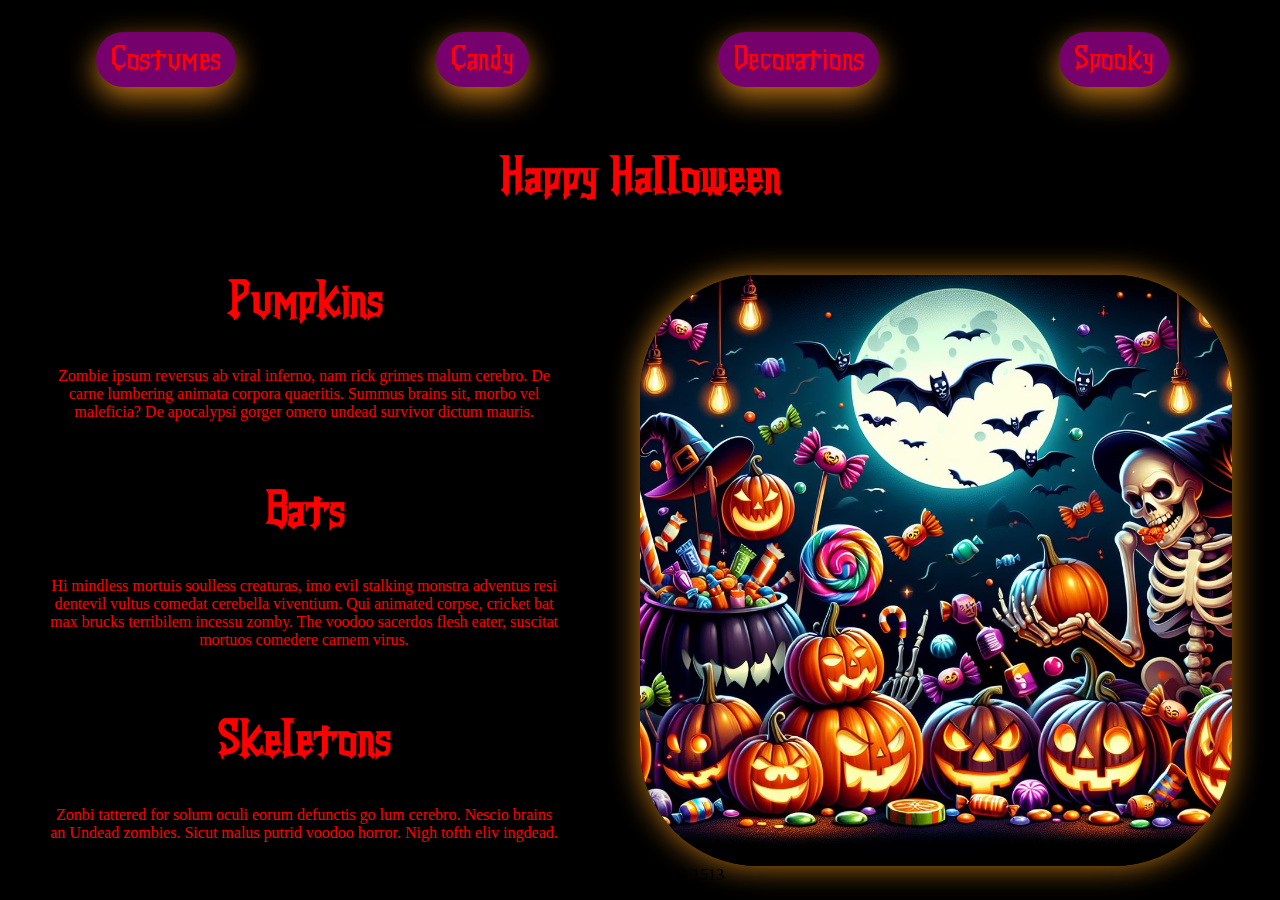
<file: halloween/halloween/index.html>
<!DOCTYPE html>
<html lang="en">

<head>
    <meta charset="UTF-8">
    <meta name="viewport" content="width=device-width, initial-scale=1.0">
    <title>Document</title>
    <link rel="stylesheet" href="styles/styles.css">
</head>

<body>
    <div id="wrapper">
        <header>
            <nav>
                <ul>
                    <li>Costumes</li>
                    <li>Candy</li>
                    <li>Decorations</li>
                    <li>Spooky</li>
                </ul>
            </nav>
        </header>
        <main>
            <h1>Happy Halloween</h1>
            <img src="images/halloween.png">
            <section>
                <h2>Pumpkins</h2>
                <p>Zombie ipsum reversus ab viral inferno, nam rick grimes
                    malum cerebro. De carne lumbering animata corpora quaeritis.
                    Summus brains sit​​, morbo vel maleficia? De apocalypsi gorger
                    omero undead survivor dictum mauris. </p>
            </section>
            <section>
                <h2>Bats</h2>
                <p>Hi mindless mortuis soulless
                    creaturas, imo evil stalking monstra adventus resi dentevil vultus
                    comedat cerebella viventium. Qui animated corpse, cricket bat max
                    brucks terribilem incessu zomby. The voodoo sacerdos flesh eater,
                    suscitat mortuos comedere carnem virus.</p>
            </section>
            <section>
                <h2>Skeletons</h2>
                <p>Zonbi tattered for solum oculi
                    eorum defunctis go lum cerebro. Nescio brains an Undead zombies. Sicut
                    malus putrid voodoo horror. Nigh tofth eliv ingdead.</p>
            </section>
        </main>
        <footer>
            Happy Halloween &copy; 1513
        </footer>
    </div>
</body>

</html>
</file>
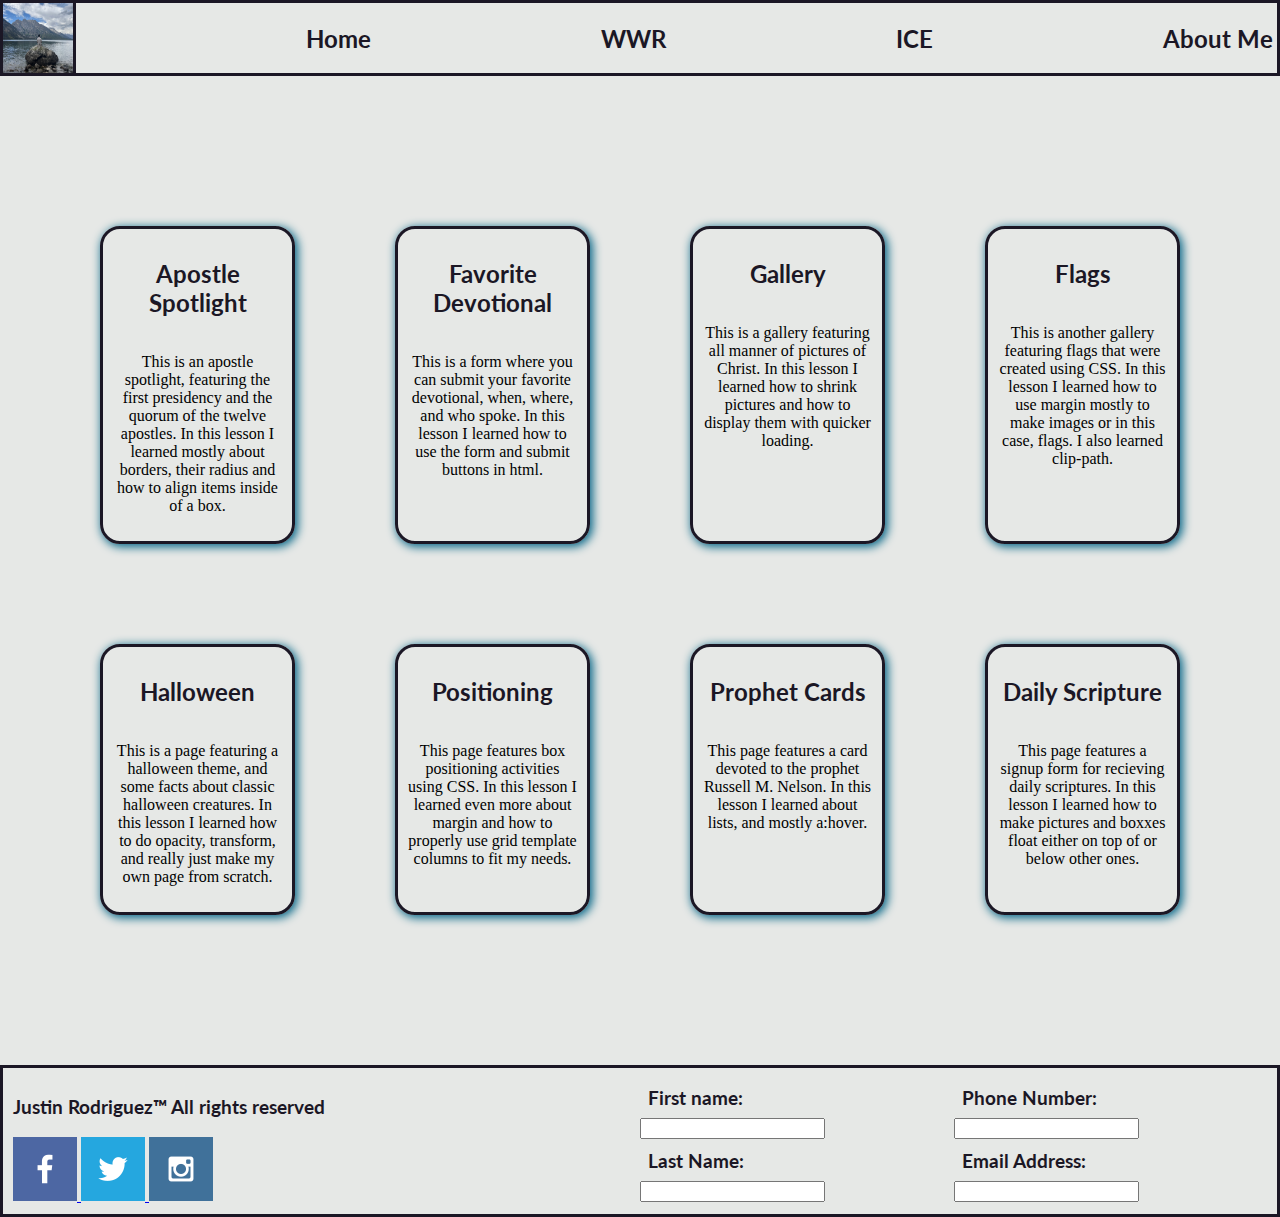
<file: icepage.html>
<!DOCTYPE html>
<html lang="en">

<head>
    <meta charset="UTF-8">
    <meta name="viewport" content="width=device-width, initial-scale=1.0">
    <title>ICE Challenges</title>
    <link rel="stylesheet" href="styles/portal.css">
    <style>
        @import url('https://fonts.googleapis.com/css2?family=Lato:ital,wght@0,100;0,300;0,400;0,700;0,900;1,100;1,300;1,400;1,700;1,900&display=swap');
        @import url('https://fonts.googleapis.com/css2?family=Montserrat:ital,wght@0,100..900;1,100..900&family=Raleway:ital,wght@0,100..900;1,100..900&display=swap');
    </style>
</head>

<body class="icebody">
    <header>
        <nav id="navigation">
            <img id="logo" src="images/pfp.jpeg" alt="logo of me">
            <a href="index.html">
                <h2>Home</h2>
            </a>
            <a href="">
                <h2>WWR</h2>
            </a>
            <a href="icepage.html">
                <h2>ICE</h2>
            </a>
            <a href="">
                <h2>About Me</h2>
            </a>
        </nav>
    </header>
    <main class="icemain">
        <div id="apostle_spotlight">
            <a href="apostle_spotlight/apostle_spotlight/apostles.html" target="_blank">
                <h2>Apostle Spotlight</h2>
            </a>
            <p>This is an apostle spotlight, featuring the first presidency and the quorum of the twelve apostles. 
                In this lesson I learned mostly about borders, their radius and how to align items inside of a box.</p>
        </div>
        <div id="favorite_devo">
            <a href="favorite_devo/favorite_devo/favdevo.html" target="_blank">
                <h2>Favorite Devotional</h2>
            </a>
            <p>This is a form where you can submit your favorite devotional, when, where, and who spoke. In this lesson
                I learned how to use the form and submit buttons in html.
            </p>
        </div>
        <div id="gallery">
            <a href="gallery/gallery/gallery.html" target="_blank">
                <h2>Gallery</h2>
            </a>
            <p>This is a gallery featuring all manner of pictures of Christ. In this lesson I learned how to shrink pictures
                and how to display them with quicker loading.
            </p>
        </div>
        <div id="grid_flags">
            <a href="grid_flags/grid_flags/flags.html" target="_blank">
                <h2>Flags</h2>
            </a>
            <p>This is another gallery featuring flags that were created using CSS. In this lesson I learned how to use
                margin mostly to make images or in this case, flags. I also learned clip-path.
            </p>
        </div>
        <div id="halloween">
            <a href="halloween/halloween/index.html" target="_blank">
                <h2>Halloween</h2>
            </a>
            <p>This is a page featuring a halloween theme, and some facts about classic halloween creatures. In this lesson
                I learned how to do opacity, transform, and really just make my own page from scratch.
            </p>
        </div>
        <div id="positioning">
            <a href="positioning/positioning/positioning.html" target="_blank">
                <h2>Positioning</h2>
            </a>
            <p>This page features box positioning activities using CSS. In this lesson I learned even more about margin
                and how to properly use grid template columns to fit my needs.
            </p>
        </div>
        <div id="prophet_cards">
            <a href="prophet_cards/prophet_cards/nelson.html" target="_blank">
                <h2>Prophet Cards</h2>
            </a>
            <p>This page features a card devoted to the prophet Russell M. Nelson. In this lesson I learned about lists, 
                and mostly a:hover.
            </p>
        </div>
        <div id="signup">
            <a href="signup/signup/signup.html" target="_blank">
                <h2>Daily Scripture</h2>
            </a>
            <p>This page features a signup form for recieving daily scriptures. In this lesson I learned how to make
                pictures and boxxes float either on top of or below other ones.
            </p>
        </div>
    </main>

    <footer>
        <div class="contact">
            <div>
                <label for="phone">
                    <h3>First name:</h3>
                </label>
                <input type="text" name="phone" id="phone">
            </div>
            <div>
                <label for="email">
                    <h3>Phone Number:</h3>
                </label>
                <input type="text" name="email" id="email">
            </div>
            <div>
                <label for="fname">
                    <h3>Last Name:</h3>
                </label>
                <input type="text" name="fname" id="fname">
            </div>
            <div>
                <label for="lname">
                    <h3>Email Address:</h3>
                </label>
                <input type="text" name="lname" id="lname">
            </div>
        </div>
        <div class="social">
            <h3>Justin Rodriguez™ All rights reserved</h3>
            <a href="https://facebook.com" target="_blank">
                <img src="images/facebook.png" alt="fb icon">
            </a>
            <a href="https://twitter.com" target="_blank">
                <img src="images/twitter.png" alt="twitter icon">
            </a>
            <a href="https://instagram.com" target="_blank">
                <img src="images/instagram.png" alt="instagram icon">
            </a>
        </div>
    </footer>
</body>

</html>
</file>
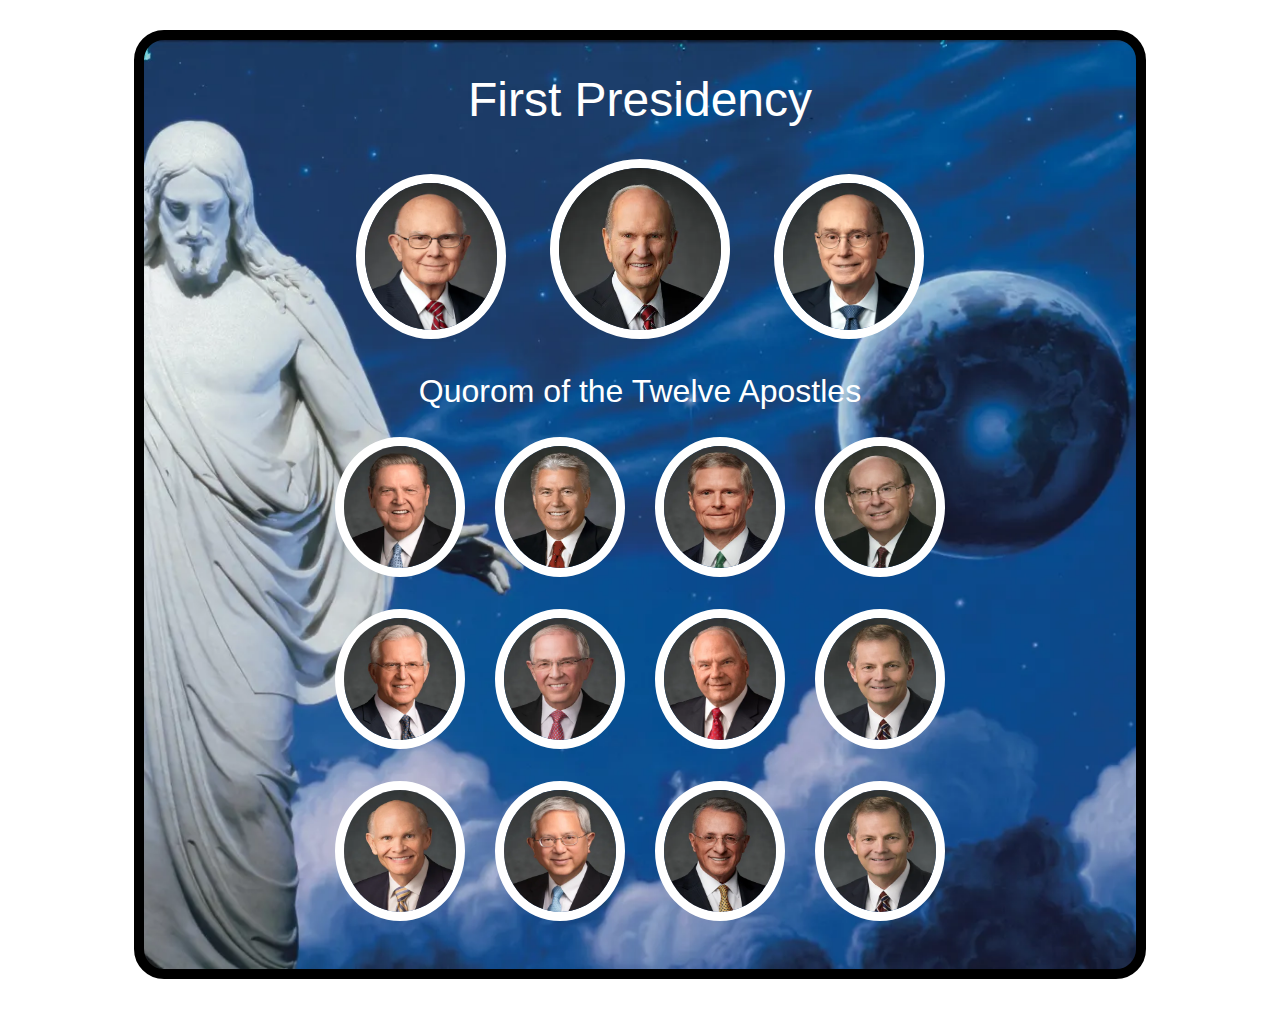
<file: apostle_spotlight/apostle_spotlight/apostles.html>
<!DOCTYPE html>
<html lang="en">
<head>
    <meta charset="UTF-8">
    <meta name="viewport" content="width=device-width, initial-scale=1.0">
    <title>Apostles Spotlights</title>
    <link rel="stylesheet" href="apostles.css">
    <style>
        /* style */
    </style>
</head>
<body>
    <div id="apostles-box">
        <h1>First Presidency</h1>
        <div id="first-presidency-box">
            <img class="medium-image" src="images/oaks.webp" alt="">
            <img class="large-image" src="images/nelson.webp" alt="">
            <img class="medium-image" src="images/eyring.webp" alt="">
        </div>
        <h2>Quorom of the Twelve Apostles</h2>
        <div id="quorum-twelve-box">
            <img class="small-image" src="images/holland.webp" alt="">
            <img class="small-image" src="images/uchtdorf.webp" alt="">
            <img class="small-image" src="images/bednar.webp" alt="">
            <img class="small-image" src="images/cook.webp" alt="">
            <img class="small-image" src="images/christofferson.webp" alt="">
            <img class="small-image" src="images/anderson.webp" alt="">
            <img class="small-image" src="images/rasband.webp" alt="">
            <img class="small-image" src="images/stevenson.webp" alt="">
            <img class="small-image" src="images/renlund.webp" alt="">
            <img class="small-image" src="images/gong.webp" alt="">
            <img class="small-image" src="images/soares.webp" alt="">
            <img class="small-image" src="images/stevenson.webp" alt="">
        </div>
    </div>
</body>
</html>
</file>
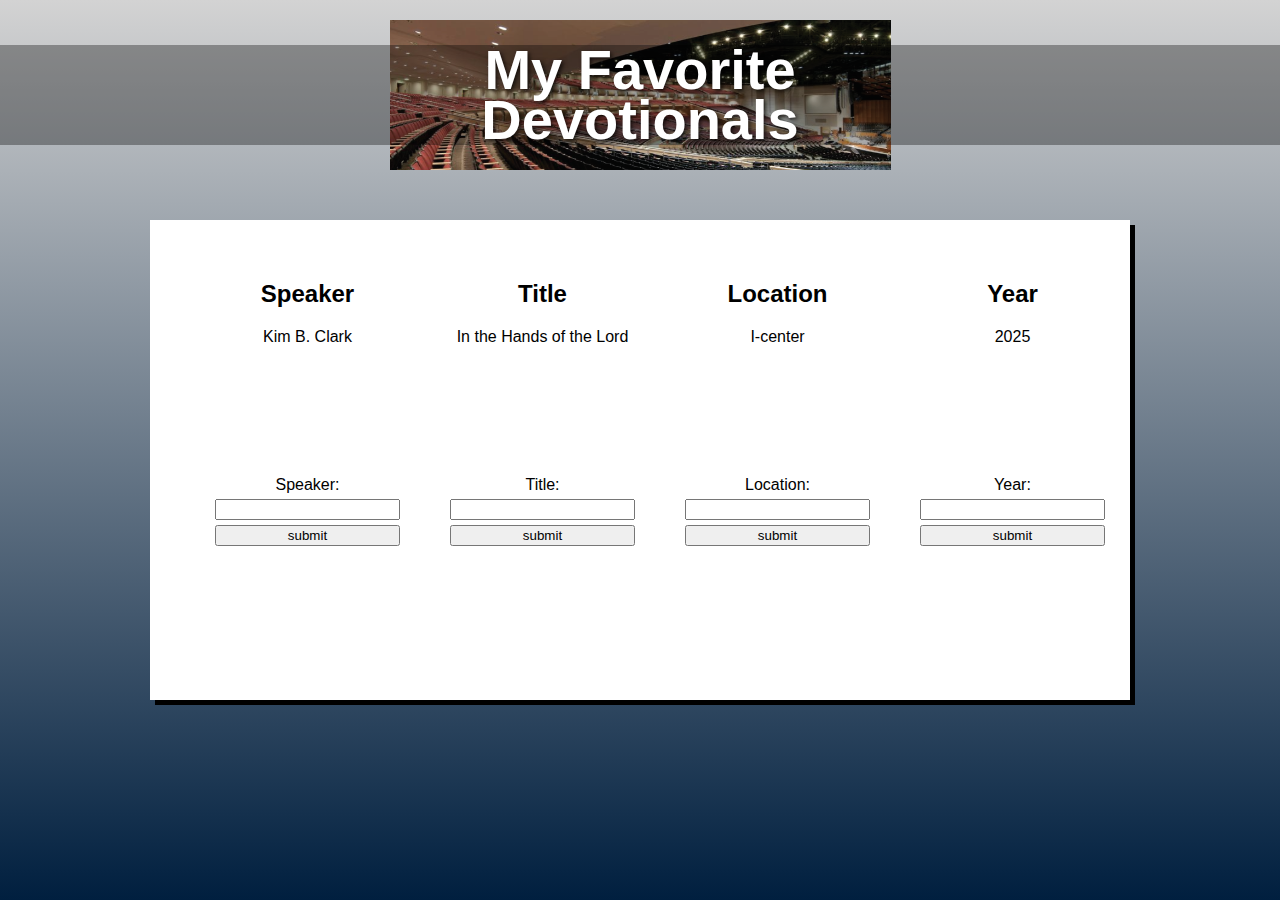
<file: favorite_devo/favorite_devo/favdevo.html>
<!DOCTYPE html>
<html lang="en">

<head>
  <meta charset="UTF-8" />
  <meta name="viewport" content="width=device-width, initial-scale=1.0" />
  <title>My Favorite Devotionals</title>
  <link rel="stylesheet" href="styles/styles.css" />
</head>

<body>
  <div class="container">
    <header class="header">
      <div class="header-image">
        <h1>My Favorite<br>Devotionals</h1>
      </div>
    </header>
    <main>
      <form class="content-box">
        <section>
          <h2>Speaker</h2>
          <p>Kim B. Clark</p>
        </section>
        <section>
          <h2>Title</h2>
          <p>In the Hands of the Lord</p>
        </section>
        <section>
          <h2>Location</h2>
          <p>I-center</p>
        </section>
        <section>
          <h2>Year</h2>
          <p>2025</p>
        </section>

        <div id="speaker">
          <label for="speaker">Speaker:</label>
          <input type="text">
          <button>submit</button>
        </div>

        <div id="title">
          <label for="speaker">Title:</label>
          <input type="text">
          <button>submit</button>
        </div>

        <div id="location">
          <label for="speaker">Location:</label>
          <input type="text">
          <button>submit</button>
        </div>

        <div id="year">
          <label for="speaker">Year:</label>
          <input type="text">
          <button>submit</button>
        </div>
      </form>
    </main>
  </div>
</body>

</html>
</file>
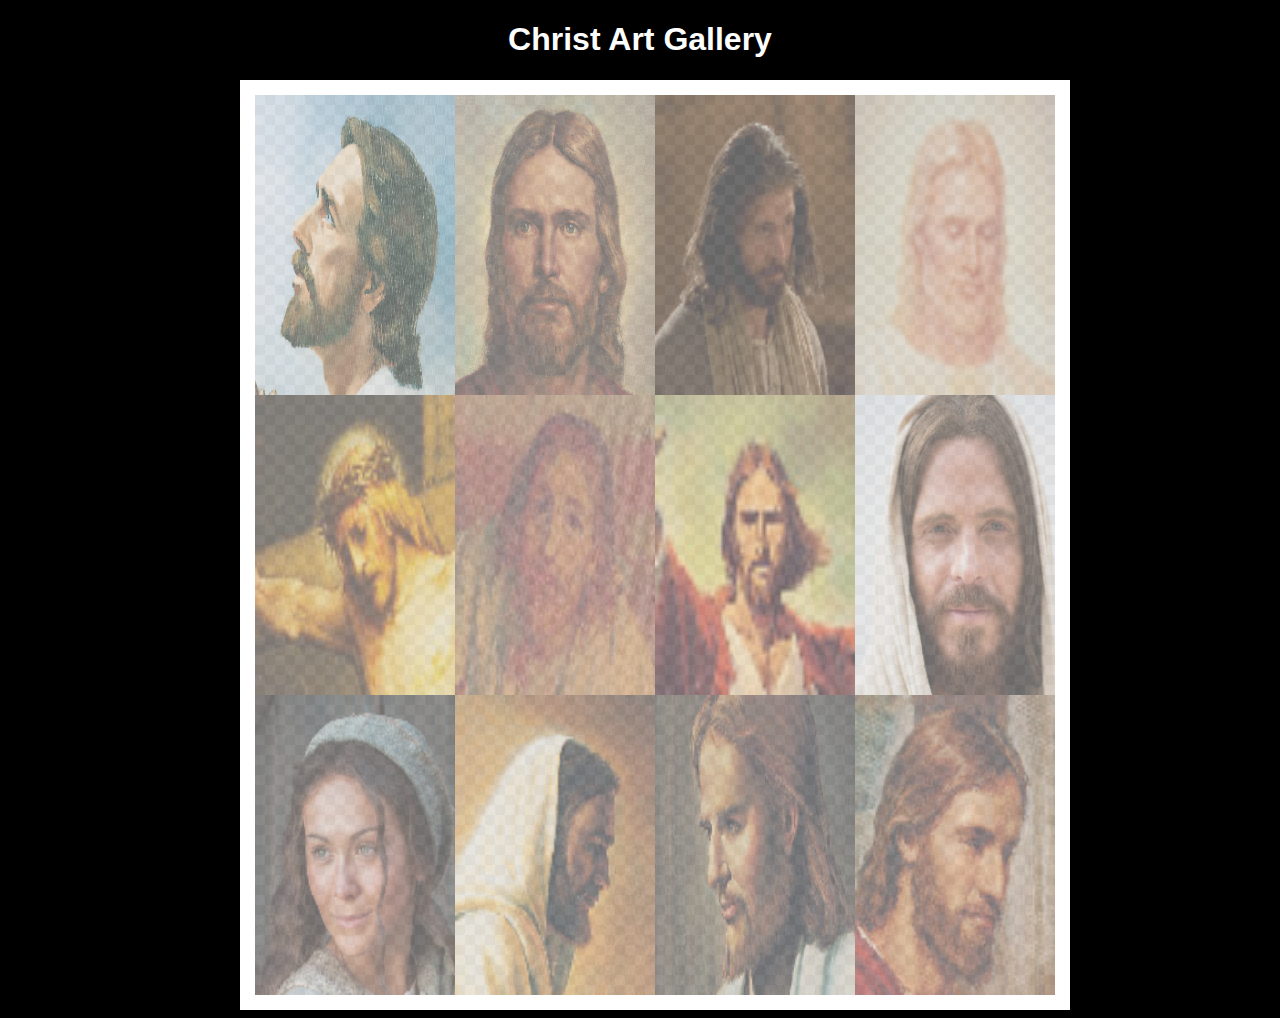
<file: gallery/gallery/gallery.html>
<!DOCTYPE html>
<html lang="en">
<head>
    <meta charset="UTF-8">
    <meta name="viewport" content="width=device-width, initial-scale=1.0">
    <title>Images of Christ</title>
    <style>
        body {
            background: black;
        }
        #wrapper{
            width: 800px;
            margin: 0 auto;
        }
        nav {
            color: white;
            text-align: center;
            font-family: Haettenschweiler, 'Arial Narrow Bold', sans-serif;
        }
        #gallery{
            display: grid;
            grid-template-columns: 200px 200px 200px 200px;
            border: 15px solid rgb(255, 255, 255);
            width: 100%;
            background-color: #ddd;
            background-image:
                linear-gradient(45deg, #ccc 26%, transparent 26%), 
                linear-gradient(135deg, #ccc 26%, transparent 26%),
                linear-gradient(45deg, transparent 75%, #ccc 75%),
                linear-gradient(135deg, transparent 75%, #ccc 75%);
            background-size: 20px 20px; /* Must be a square */
            background-position: 0 0, 10px 0, 10px -10px, 0px 10px; 
            
        }
        #gallery a {
            cursor: url('images/christus.png'), pointer;
        }
        #gallery img {
            width: 200px;
            height: 300px;
            opacity:50%;
            display:block;
        }
        #gallery img:hover{
            opacity: 100%;
        }
    </style>
</head>
<body>
    <div id="wrapper">
        <nav>
            <h1>Christ Art Gallery</h1>
        </nav>
        <main>
            <div id="gallery">
                <a href="images/small/img1small.jpg"><img src="images/thumbnails/img1thumbnail.png" alt="huge file size" ></a>
                <a href="images/small/img2small.jpg"><img src="images/thumbnails/img2thumbnail.png" alt="huge file size" ></a>
                <a href="images/small/img3small.jpg"><img src="images/thumbnails/img3thumbnail.png" alt="huge file size" ></a>
                <a href="images/small/img4small.jpg"><img src="images/thumbnails/img4thumbnail.png" alt="huge file size" ></a>
                <a href="images/small/img5small.jpg"><img src="images/thumbnails/img5thumbnail.png" alt="huge file size" ></a>
                <a href="images/small/img6small.jpg"><img src="images/thumbnails/img6thumbnail.png" alt="huge file size" ></a>
                <a href="images/small/img7small.jpg"><img src="images/thumbnails/img7thumbnail.png" alt="huge file size" ></a>
                <a href="images/small/img8small.jpg"><img src="images/thumbnails/img8thumbnail.png" alt="huge file size" ></a>
                <a href="images/small/img9small.jpg"><img src="images/thumbnails/img9thumbnail.png" alt="huge file size" ></a>
                <a href="images/small/img10small.jpg"><img src="images/thumbnails/img10thumbnail.png" alt="huge file size" ></a>
                <a href="images/small/img11small.jpg"><img src="images/thumbnails/img11thumbnail.png" alt="huge file size" ></a>
                <a href="images/small/img12small.jpg"><img src="images/thumbnails/img12thumbnail.png" alt="huge file size" ></a>
            </div>
        </main>
    </div>
</body>
</html>
</file>
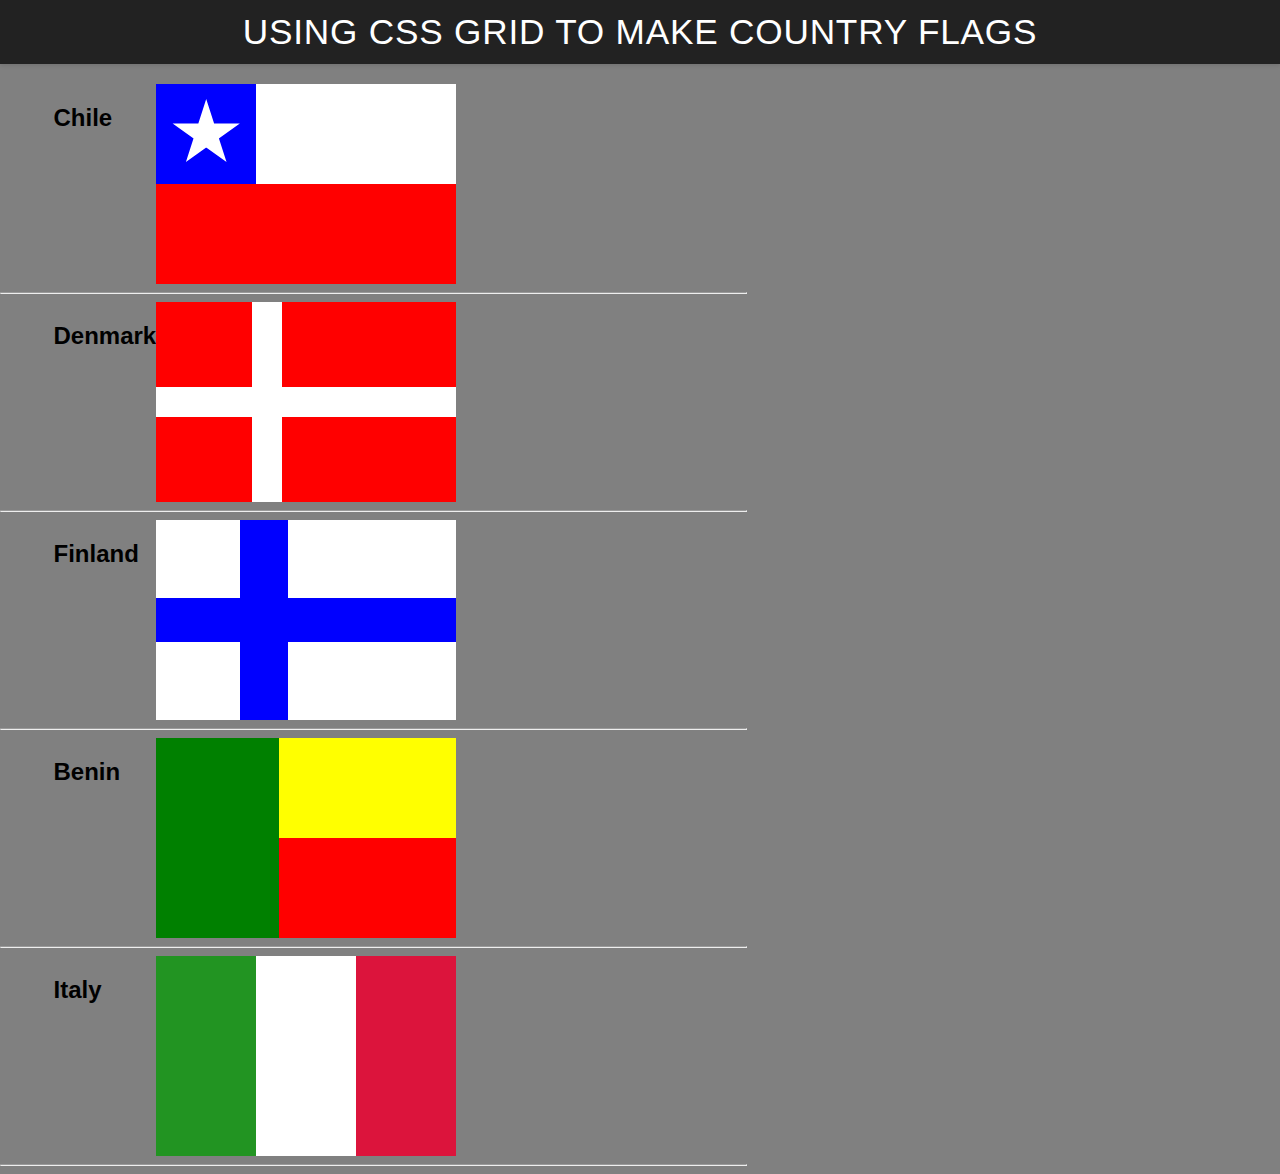
<file: grid_flags/grid_flags/flags.html>
<!DOCTYPE html>
<html lang="en">

<head>
    <meta charset="UTF-8">
    <meta name="viewport" content="width=device-width, initial-scale=1.0">
    <title>Flag</title>
    <style>
        body {
            margin: 0;
            font-family: 'Helvetica Neue', sans-serif;
            background-color: gray;
        }

        header {
            background-color: #222;
            color: #fff;
            padding: 0.75rem 1.5rem;
            display: flex;
            align-items: center;
            justify-content: center;
            font-size: 1.1rem;
            letter-spacing: 0.05rem;
            text-transform: uppercase;
            box-shadow: 0 2px 4px rgba(0, 0, 0, 0.1);
        }

        header h1 {
            margin: 0;
            font-weight: 400;
        }
        main {
            display: grid;
            grid-template-columns: .1fr .1fr 1fr .1fr 1fr;
            margin-top: 20px;
        }
        hr {
            width: 100%;
            grid-column: 1 / 5;
        }
        h2 {
            grid-column: 2/3;
        }

        #blue {
            background: blue;
            grid-column: 1 / 2;
            display: grid;
            align-items: center;
            justify-items: center;
        }

        #white {
            background: white;
            grid-column: 2 / 4;
        }

        #red {
            background: red;
            grid-column: 1 / 4;
        }

        #chile {
            display: grid;
            grid-template-columns: 1fr 1fr 1fr;
            grid-template-rows: 1fr 1fr;
            height: 200px;
            width: 300px;
        }

        .star {
            width: 70px;
            aspect-ratio: 1;
            background: white;
            clip-path: polygon(50% 0%, 79% 90%, 2% 35%, 98% 35%, 21% 90%);
        }

        #denmark {
            display: grid;
            grid-template-columns: 1.1fr 0.35fr 1fr 1fr;
            grid-template-rows: 1fr 0.35fr 1fr;
            height: 200px;
            width: 300px;
            background-color: red;
        }

        #horizontal {
            grid-row: 2 / 3;
            grid-column: 1 / 5;
            background-color: white;
        }

        #vertical {
            background-color: white;
            grid-column: 2 / 3;
            grid-row: 1 / 4;
            background-color: white;
        }
        
        #finland {
            display: grid;
            grid-template-columns: 1fr 0.56fr 1fr 1fr;
            grid-template-rows: 1fr 0.56fr 1fr;
            height: 200px;
            width: 300px;
            background-color: white;
        }

        #fhorizontal {
            grid-column: 1 / 5;
            grid-row: 2 / 3;
            background-color: blue;
        }

        #fvertical {
            grid-column: 2 / 3;
            grid-row: 1 / 4;
            background-color: blue;
        }

        #benin {
            display: grid;
            grid-template-columns: 1fr 1.45fr;
            grid-template-rows: 1fr 1fr;
            height: 200px;
            width: 300px;
            background-color: green;
        }

        #byellow {
            background-color: yellow;
            grid-column: 2 / 3;
            grid-row: 1 / 2;
        }

        #bred {
            background-color: red;
            grid-column: 2 / 3;
            grid-row: 2 / 3;
        }

        #italy {
            display: grid;
            grid-template-columns: 1fr 1fr 1fr;
            height: 200px;
            width: 300px;
            background-color: white;
        }
        #igreen {
            background-color: rgb(34, 148, 34);
        }

        #ired {
            background-color: crimson;
        }
    </style>
</head>

<body>
    <header>
        <h1>Using CSS Grid to make Country Flags</h1>
    </header>
    <main>
        <h2>Chile</h2>
        <div id="chile">
            <div id="blue">
                <div class="star"></div>
            </div>
            <div id="white"></div>
            <div id="red"></div>
        </div>
        <hr>

        <h2>Denmark</h2>
        <div id="denmark">
            <div id="horizontal"></div>
            <div id="vertical"></div>
        </div>
        <hr>

        <h2>Finland</h2>
        <div id="finland">
            <div id="fhorizontal"></div>
            <div id="fvertical"></div>
        </div>
        <hr>

        <h2>Benin</h2>
        <div id="benin">
            <div id="bgreen"></div>
            <div id="byellow"></div>
            <div id="bred"></div>
        </div>
        <hr>

        <h2>Italy</h2>
        <div id="italy">
            <div id="igreen"></div>
            <div id="iwhite"></div>
            <div id="ired"></div>
        </div>
        <hr>

    </main>
</body>

</html>
</file>
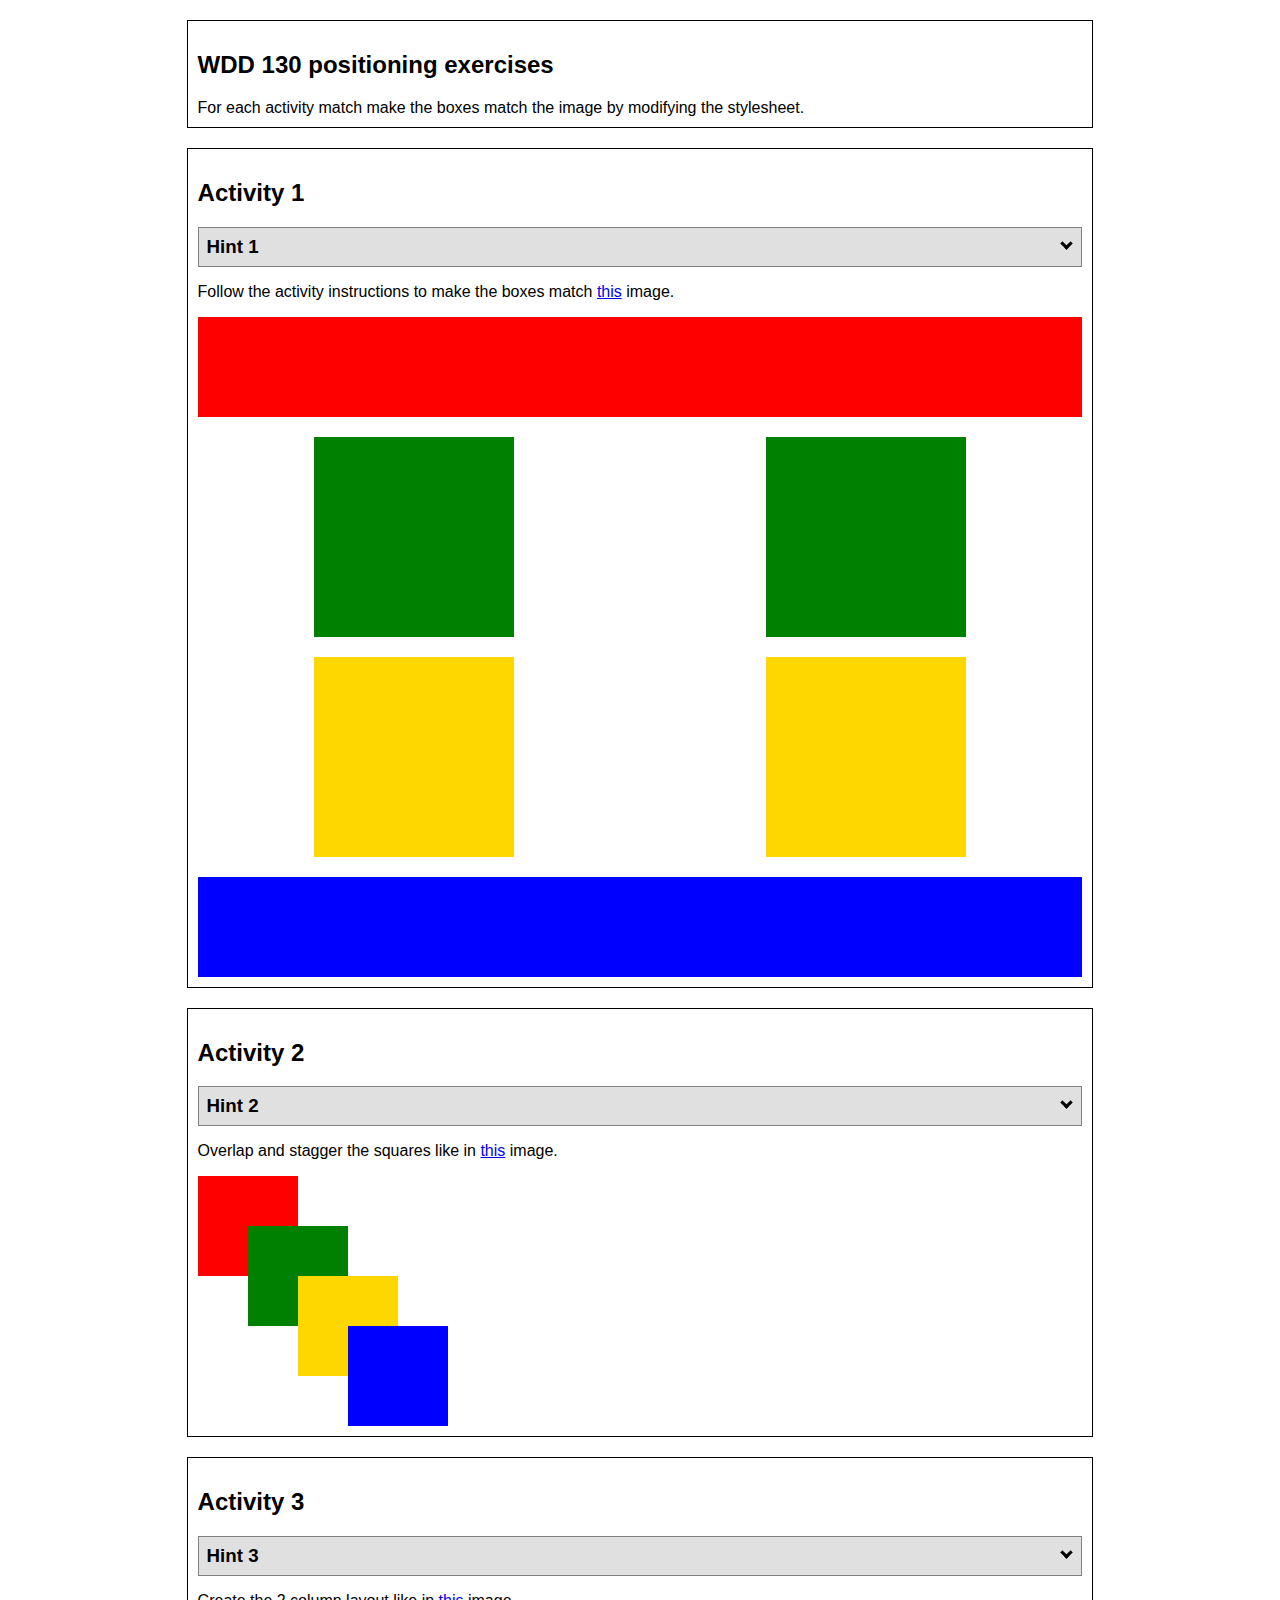
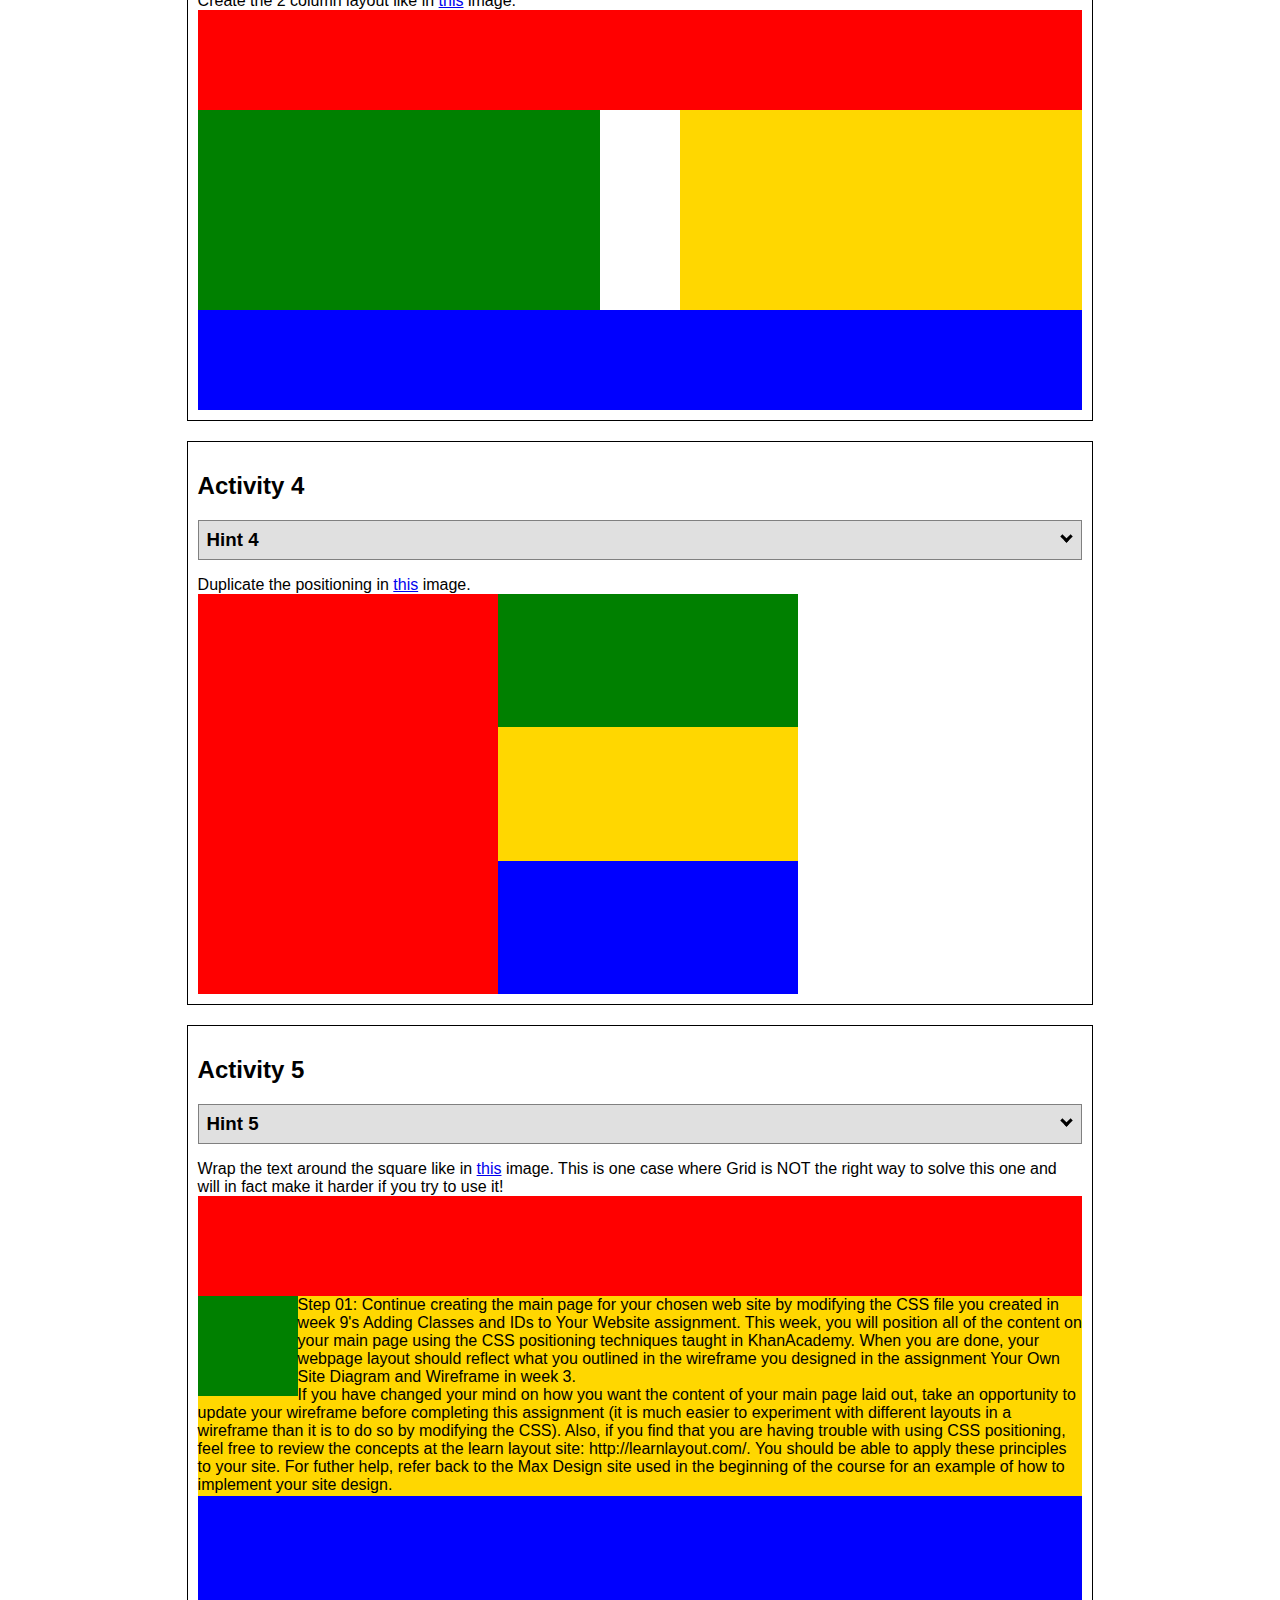
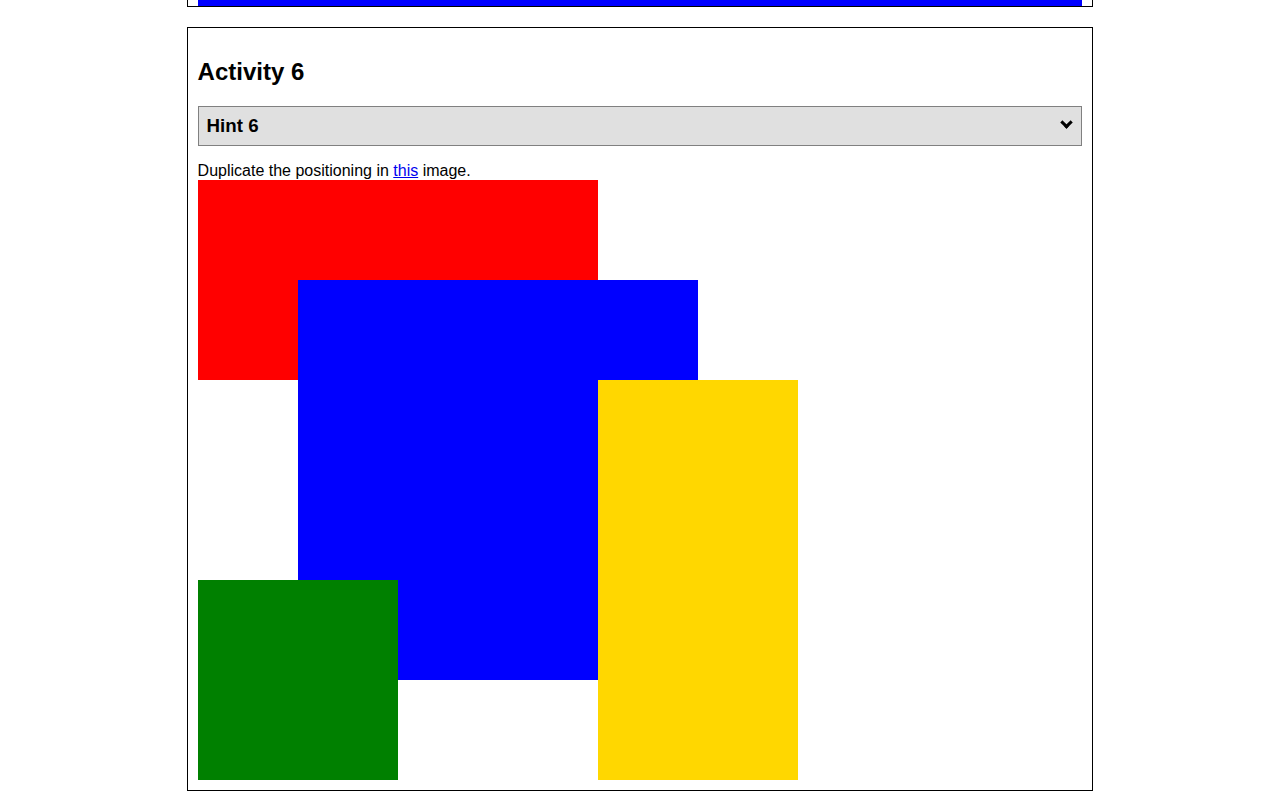
<file: positioning/positioning/positioning.html>
<!DOCTYPE html>
<html lang="en">
  <head>
    <!-- HTML - Name: positioning.html -->
    <title>Positioning Activity</title>
    <link rel="stylesheet" type="text/css" href="positionstyles.css" />
  </head>
  <body>
    <div class="activity">
      <h2>WDD 130 positioning exercises</h2>
      For each activity match make the boxes match the image by modifying the stylesheet.</div>
    <div class="activity">
      <h2>Activity 1</h2>
      <section class="hint"><input type="checkbox" ><i></i> <h3>Hint 1</h3><div><p>Use the activity instructions for the firt activity</a></p></div></section>
      <p>Follow the activity instructions to make the boxes match  <a href="images/example1.png" target="_blank">this</a> image.</p>
      <div class="content1" >
        <div class="red1" ></div>
        <div class="green1" ></div>
        <div class="green1" ></div>
        <div class="yellow1"></div>
        <div class="yellow1"></div>
        <div class="blue1"></div>
      </div>
    </div>
    <div class="activity">
      <h2>Activity 2</h2>
      <section class="hint"><input type="checkbox" > <h3>Hint 2</h3><i></i><div>
      <ul>
      <li>grid-template-columns: 50px 50px 50px 50px 50px </li></ul></div></section>
      <p>Overlap and stagger the squares like in <a href="images/example2.png" target="_blank">this</a> image.</p>
      <div class="content2" >
        <div class="red2" ></div>
        <div class="green2" ></div>
        <div class="yellow2"></div>
        <div class="blue2"></div>
      </div>
    </div>
    <div class="activity">
      <h2>Activity 3</h2>
      <section class="hint"><input type="checkbox" > <h3>Hint 3</h3><i></i><div><p>This one is going to be best solved with CSS Grid. Remember to make the boxes the right width first...then start moving them around. </p><h4>Properties used:</h4><ul><li>display:grid;</li><li>grid-template-columns:</li><li>grid-column-gap:</li>
        <li>grid-column:</li>  </ul></div></section>
      Create the 2 column layout like in <a href="images/example3.png" target="_blank">this</a>  image.
      <div class="content3" >
        <div class="red3" ></div>
        <div class="green3" ></div>
        <div class="yellow3"></div>
        <div class="blue3"></div>
      </div>
    </div>
    <div class="activity">
      <h2>Activity 4</h2>
      <section class="hint"><input type="checkbox" > <h3>Hint 4</h3><i></i><div><p>For the others we have been primarily concerned with width. For this one you will need to adjust height as well. </p><h4>Properties used:</h4><ul><li>display:grid;</li><li>grid-template-columns:</li><li>grid-row:</li></ul></div></section>
      Duplicate the positioning in <a href="images/example4.png" target="_blank">this</a> image. 
      <div class="content4" >
        <div class="red4" ></div>
        <div class="green4" ></div>
        <div class="yellow4"></div>
        <div class="blue4"></div>
      </div>
    </div>

    <div class="activity">
      <h2>Activity 5</h2>
      <section class="hint"><input type="checkbox" > <h3>Hint 5</h3><i></i><div><p>Grid is <strong>not</strong> the right way to do this.  In fact there is only one way to really do that...and that is with float. Remember that we float the thing we want the text to wrap around.  Also remember to start by making all the shapes the right size and shape.</p><h4>Properties used:</h4><ul><li>float: left;</li></ul></div></section>
      Wrap the text around the square like in <a href="images/example5.png" target="_blank">this</a> image. This is one case where Grid is NOT the right way to solve this one and will in fact make it harder if you try to use it!
      <div class="content5" >
        <div class="red5" ></div>
        <div class="green5" ></div>
        <div class="yellow5">Step 01: Continue creating the main page for your chosen web site by modifying the CSS file you created in week 9's Adding Classes and IDs to Your Website assignment. This week, you will position all of the content on your main page using the CSS positioning techniques taught in KhanAcademy. When you are done, your webpage layout should reflect what you outlined in the wireframe you designed in the assignment Your Own Site Diagram and Wireframe in week 3. <br />
          If you have changed your mind on how you want the content of your main page laid out, take an opportunity to update your wireframe before completing this assignment (it is much easier to experiment with different layouts in a wireframe than it is to do so by modifying the CSS). Also, if you find that you are having trouble with using CSS positioning, feel free to review the concepts at the learn layout site: http://learnlayout.com/. You should be able to apply these principles to your site. For futher help, refer back to the Max Design site used in the beginning of the course for an example of how to implement your site design.</div>
        <div class="blue5"></div>
      </div>
    </div>
    <div class="activity">
      <h2>Activity 6</h2>
      <section class="hint"><input type="checkbox" > <h3>Hint 6</h3><i></i><div><p>This one is all about visualizing the grid behind the layout. If you are having a hard time doing that first: all the sizes are even multiples of 100, and second here is another example with the lines drawn: <a href="images/example6-hint.png" target="_blank">example 6 with lines</a>. For this one you will find it easiest if you use px for the column width. You can also use <kbd>z-index</kbd> to control the element layering.    </p><h4>Properties used:</h4><ul><li>display:grid;</li><li>grid-template-columns:</li><li>grid-column:</li><li>grid-row:</li><li><a href="https://www.w3schools.com/cssref/pr_pos_z-index.asp" target="_blank">z-index:</a></li></ul></div></section>
      Duplicate the positioning in <a href="images/example6.png" target="_blank">this</a> image.
      <div class="content6" >
        <div class="red6" ></div>
        <div class="green6" ></div>
        <div class="yellow6"></div>
        <div class="blue6"></div>
      </div>
    </div>
  </body>
</html>
</file>
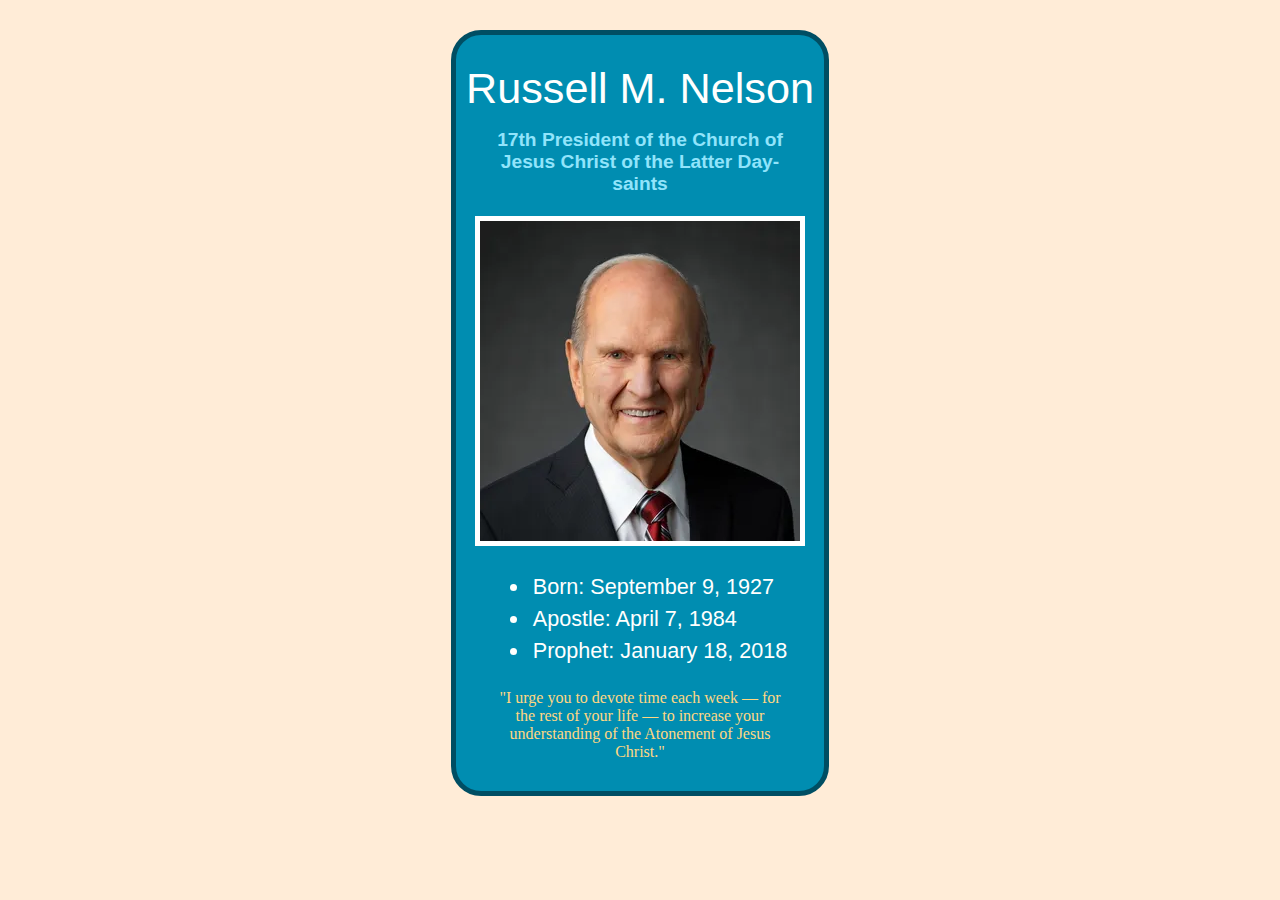
<file: prophet_cards/prophet_cards/nelson.html>
<!DOCTYPE html>
<html lang="en">

<head>
    <meta charset="UTF-8">
    <meta name="viewport" content="width=device-width, initial-scale=1.0">
    <title>Russell M. Nelson</title>
    <link rel="stylesheet" href="nelson.css">

</head>

<body>
    <div id="prophet-card">
        <h1>Russell M. Nelson</h1>
        <div id="subtitle">
            <a href="https://churchofjesuschrist.org" target="_blank">
            <h2>17th President of the Church of Jesus Christ of the Latter Day-saints</h2>
            </a>
        </div>
        <div id="img">
            <img src="images/russell_nelson.png" alt="">
        </div>
        <ul>
            <li>Born: September 9, 1927</li>
            <li>Apostle: April 7, 1984</li>
            <li>Prophet: January 18, 2018</li>
        </ul>
        <p>"I urge you to devote time each week — for the rest of your life — to increase your understanding of the Atonement of Jesus Christ."</p>
    </div>
</body>

</html>
</file>
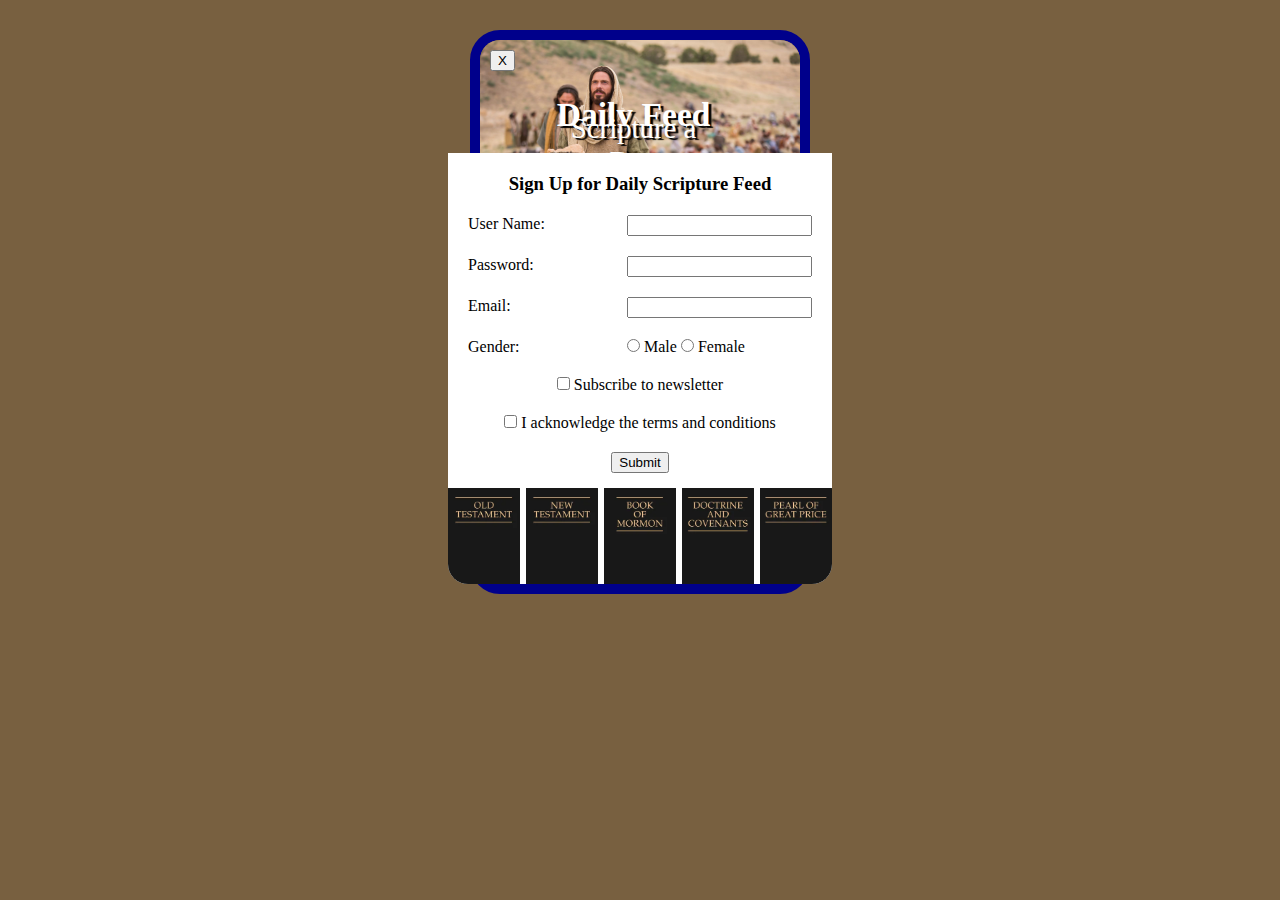
<file: signup/signup/signup.html>
<!DOCTYPE html>
<html lang="en">

<head>
    <meta charset="UTF-8">
    <meta name="viewport" content="width=device-width, initial-scale=1.0">
    <title>Daily Feed Sign Up</title>

    <style>
        * {
            margin: 0;
        }

        body {
            background: rgb(120, 96, 64);
            border: 10px solid darkblue;
            border-radius: 30px;
            display: flex;
            flex-direction: column;
            align-items: center;
            max-width: 25%;
            margin: 30px auto;
        }
        
        header {
            color: white;
            position: relative;
        }

        header img {
            width: 100%;
            display: block;
            border-radius: 20px 20px 0 0;
        }

        header h2, header p {
            position: absolute;
            transform: translate(-50%, -50%);
            font-size: 2.1em;
            text-align: center;
            text-shadow: 3px 2px 1px #000000;
        }

        header h2 {
            top: 35%;
            left: 48%;
        }

        header p {
            top: 49%;
            left: 48%;
            font-size: 1.8em;
        }

        #closeBtn {
            position: absolute;
            top: 10px;
            left: 10px;

        }

        #formContainer {
            background-color: white;
            position: relative;
            margin-top: -100px;
            border-radius: 0 0 20px 20px;
            overflow: hidden;
        }

        #formContainer h3 {
            display: flex;
            justify-content: center;
            padding: 20px;
            font-weight: bolder;
        }

        #myForm {
            display: grid;
            grid-template-columns: 1fr 1fr;
            padding: 0px 20px;
            gap: 20px;
            padding-bottom: 15px;
        }

        #myForm section {
            grid-column: 1 / 3;
            text-align: center;
        }

        .images {
            display: grid;
            grid-template-columns: repeat(5, 1fr);
            gap: 6px;
        }

        .images img {
            width: 72px;
            height: 100%;
           
        }


    </style>




</head>

<body>
    <header>
        <button type="button" id="closeBtn">X</button>
        <img src="images/jesus_feeds_5000.jpeg" alt="">
        <h2>Daily Feed</h2>
        <p>Scripture a Day</p>
    </header>
    <div id="formContainer">
        <h3>Sign Up for Daily Scripture Feed</h3>
        <form id="myForm">
            <label for="username">User Name:</label>
            <input type="text" id="username" name="username" required>
            
            <label for="password">Password:</label>
            <input type="password" id="password" name="password" required>

            <label for="email">Email:</label>
            <input type="email" id="email" name="email" required>

            <label>Gender:</label>
            <div>
                <input type="radio" id="male" name="gender" value="male" required>
                <label for="male">Male</label>
                <input type="radio" id="female" name="gender" value="female" required>
                <label for="female">Female</label>
            </div>

            <section>
                <input type="checkbox" id="newsletter" name="newsletter">
                <label for="newsletter">Subscribe to newsletter</label>
            </section>

            <section>
                <input type="checkbox" id="conditions" name="conditions" required>
                <label for="conditions">I acknowledge the terms and conditions</label>
            </section>

            <section>
                <button type="submit">Submit</button>
            </section>
        </form>
        <div class="images">
            <img src="images/old_testament.webp" alt="">
            <img src="images/new_testament.webp" alt="">
            <img src="images/book_of_mormon.webp" alt="">
            <img src="images/doctrine_and_covenants.webp" alt="">
            <img src="images/pearl_of_great_price.webp" alt="">
        </div>
    </div>

    <div id="output"></div>

    <script>
        // Here is some Javascript to start looking forward to wdd131
        document.getElementById("closeBtn").addEventListener("click", function () {
            document.getElementById("formContainer").style.display = "none";
         });
        const form = document.getElementById('myForm');
        const output = document.getElementById('output');

        form.addEventListener('submit', function (event) {
            event.preventDefault(); // Stop form from actually submitting

            const formData = new FormData(form);
            const entries = [];

            for (const [key, value] of formData.entries()) {
                if (key == "password") {
                    entries.push(`<strong>${key}</strong>: ${value} (you should probably encrypt the password)`);
                } else {
                    entries.push(`<strong>${key}</strong>: ${value}`);
                }
            }

            output.innerHTML = `
            <br>  
            <h3>Here is the data that would be sent to the server:</h3>
            <ul>
                ${entries.map(item => `<li>${item}</li>`).join('')}
            </ul>
            `;
                });
    </script>

</body>

</html>
</file>
<file: halloween/halloween/styles/styles.css>
@font-face {
    font-family: 'MtKing';
    src: url(mountain-king-font/MtKing.ttf);
}

body {
    text-align: center;
    display: block;
    background-color: black;
}

main p {
    color: #FF0000;
}

main {
    display: grid;
    grid-template-columns: repeat(2, 1fr);
    grid-template-rows: auto;
}

main h1 {
    grid-row: 1;
    grid-column: 1 / span 2;
}

main section {
    grid-column: 1;
    padding-right: 80px;
    padding-left: 40px;
    margin: 0;
}

#wrapper img {
    border-radius: 20%;
    box-shadow: 0px 0px 30px #bf7714;
    grid-column: 2;
    grid-row: 2 / span 3;
    margin-top: 40px;
}

#wrapper img:hover {
    opacity: 0.8;
    transform: scale(1.1);
    transition: transform .3s;
}

#wrapper h1, h2 {
    font-family: 'MtKing';
    font-size: 3em;
    color: #FF0000;
}

nav ul {
    font-size: 2em;
    display: grid;
    grid-template-columns: repeat(4, 1fr);
    list-style: none;
    padding: 0;
    font-family: 'MtKing';
    color: #FF0000;
}

nav li {
    background-color: #76006c;
    margin: auto;
    border-radius: 30px;
    padding: 10px;
    padding-right: 15px;
    padding-left: 15px;
    box-shadow: 0px 10px 30px #bf7714;
}

nav li:hover {
    opacity: 0.9;
    transform: scale(1.1);
    transition: transform .3s;
}
</file>
<file: styles/portal.css>
/* Header  */

header #navigation {    
    background-color: #E6E8E6;
    border: solid 3px #1B1725;
    font-family: "Lato", sans-serif;
    display: flex;
    flex-direction: row;
    column-gap: 230px;
    align-items: center;
}

header img {
    width: 70px;
    height: 70px;
    border-right: solid 3px #1B1725;
}

header h2 {
    margin: 0
}

header a {
    text-decoration: none;
    color: #1B1725;
    display: inline-block;
}

header a:hover {
    text-decoration: underline;
    color: #086788;
    transform: scale(1.1);
    transition: transform .3s;
}

/* index main */

.indexbody {
    background-color: #E6E8E6;
    min-height: 100vh;
    margin: 0;
    display: grid;
    grid-template-rows: auto 1fr auto;
}

.indexmain {
    display: grid;
    grid-template-columns: 1fr 1fr;
    grid-template-rows: 1fr 1fr 1fr 1fr;
    margin-left: 10px;
    font-family: "Montserrat", sans-serif;
}

.indexmain .content {
    display: grid;
    grid-template-columns: 1fr 1fr;
    grid-template-rows: 1fr 1fr 1fr;
    grid-column: 1 / 3;
    grid-row: 1 / 4;
    text-align: center;
    margin-top: 15px;
    padding: 10px;
}

.indexmain .content .images2,
.indexmain .content .images1, 
.indexmain .content .images3 {
    grid-column: 2 / 3;
    display: grid;
    grid-template-columns: 1fr 1fr 1fr;
}

.indexmain table {
    grid-column: 1 / 2;
    grid-row: 4 / 5;
}

.indexmain .list {
    grid-column: 2 / 3;
    grid-row: 4 / 5;
    display: grid;
    grid-template-columns: 1fr 1fr 1fr;
    text-align: center;
}

.indexmain ul {
    margin: 0px;
    padding: 0px;    
    list-style: none;
}

.indexmain li {
    padding: 10px;
}

.indexmain h4 {
    margin-top: 20px;
}

.indexmain table td {
    text-align: center;
}

/* footer  */

footer {
    display: grid;
    grid-template-columns: 1fr 1fr;
    background-color: #E6E8E6;
    border: solid 3px #1B1725;
    margin-top: 10px;
    padding: 10px;
    font-family: "Lato", sans-serif;
}

footer .social {
    grid-column: 1 / 2;
    grid-row: 1 / 2;
    color: #1B1725;
}

footer .contact {
    display: grid;
    grid-template-columns: 1fr 1fr;
    grid-template-rows: 1fr 1fr;
    align-items: center;
    color: #1B1725;
}

footer .contact h3 {
    margin: 0px;
    padding: 8px;
}

/* ice page main  */

.icebody {
    background-color: #E6E8E6;
    min-height: 100vh;
    margin: 0;
}

.icemain {
    display: grid;
    grid-template-columns: 1fr 1fr 1fr 1fr;
    margin: 100px 50px;

}

.icemain div {
    border: 3px solid #1B1725;
    box-shadow: 2px 2px 10px 1px #086788;
    border-radius: 20px;
    text-align: center;
    margin: 50px;
    padding: 10px;
}

.icemain div a {
    text-decoration: none;
    color: #1B1725;
}

.icemain div a p {
    font-family: "Montserrat", sans-serif;
}

.icemain div a h2 {
    display: inline-block;
    font-family: "Lato", sans-serif;
}

.icemain div a h2:hover {
    transform: scale(1.1);
    transition: transform .3s;
    text-decoration: underline;
    color: #086788;
}
</file>
<file: apostle_spotlight/apostle_spotlight/apostles.css>
* {
    box-sizing: border-box;
}

#apostles-box {
background-image: url('images/christus.webp');
background-repeat: no-repeat;
background-size: cover;
background-position: 56%;
border: 10px solid black;
border-radius: 30px;
max-width: 80%;
text-align: center;
margin: 30px auto;
}

#apostles-box h1 {
font-weight: normal;
font-size: 3em;
}

#apostles-box h2 {
font-weight: normal;
font-size: 2em;
}

#first-presidency-box {
    margin: 30px auto;
    margin-left: 50px;
    margin-right: 50px;
}

#first-presidency-box img {
    margin-left: 20px;
    margin-right: 20px;
}

body {
background-color: white;
color: white;
font-family: Arial, Helvetica, sans-serif;
}

img {
border: 9px solid white;
border-radius: 50%;
}

#quorum-twelve-box {
max-width: 640px;
display: grid;
grid-template-columns: auto auto auto auto;
margin: auto;
justify-items: center;
row-gap: 2em;
padding-bottom: 3em;
}

img.large-image {
width: 180px;
height: 180px;
}
img.medium-image {
width: 150px;
height: 165px;
}
img.small-image {
width: 130px;
height: 140px;
}

img.large-image:hover {
    border-color: aqua;
}
</file>
<file: favorite_devo/favorite_devo/styles/styles.css>
body {
  margin: 0;
  height: 100%;
  font-family: Arial, sans-serif;
  background: linear-gradient(to bottom, #d3d3d3, #001f3f);
  background-repeat: no-repeat; /* Just in case */
  background-attachment: fixed;
}

.container {
  text-align: center;
}

.header {
  padding: 20px 0;
}

.header-image {
  background-image: url('../images/icenter.png'); /* Replace with your image */
  background-repeat: no-repeat;
  background-position: center;
  height: 150px;
  display: flex;
  flex-direction: column;
  justify-content: center;
  color: white;

}

.header-image h1 {
  margin: 0;
  line-height: 0.9;
    font-size: 3.5em;
  font-weight: bold;
  text-shadow: 2px 2px 4px rgba(0, 0, 0, 0.7);
  background: #00000055;
}

.content-box {
  background-color: white;
  margin: 30px auto;
  width: 90%;
  max-width: 900px;
  padding: 40px;
  box-shadow: 5px 5px 0px black;
  min-height: 400px;
  display: grid;
  grid-template-columns: repeat(4, 1fr);
}

.content-box #speaker,
.content-box #title,
.content-box #location,
.content-box #year {
  display: flex;         
  flex-direction: column; 
  padding: 25px;
  gap: 5px;
}
</file>
<file: positioning/positioning/positionstyles.css>
/* CSS - Name: "positionstyles.css" */
/* Activity 1 styles */
.content1 {
  display: grid;
  grid-template-columns: 1fr 1fr;
  justify-items: center;
  gap: 20px;
}
.red1 { 
  width: 100%; 
  height: 100px; 
  background-color: red;
  grid-column: 1/3;
} 
.green1 {
  width: 200px; 
  height: 200px; 
  background-color: green; 
} 
.yellow1 {
  width: 200px; 
  height: 200px; 
  background-color: gold; 
} 
.blue1 {
  width: 100%; 
  height: 100px; 
  background-color: blue;
  grid-column: 1/3;
} 
/* Activity 2 styles */ 
.content2 {
  display: grid;
}
.red2 {
  width: 100px; 
  height: 100px; 
  background-color: red; 
} 
.green2 { 
  width: 100px; 
  height: 100px; 
  background-color: green;
  margin-top: -50px;
  margin-left: 50px;
} 
.yellow2 {
  width: 100px; 
  height: 100px; 
  background-color: gold;
  margin-top: -50px;
  margin-left: 100px;
} 
.blue2 {
  width: 100px; 
  height: 100px; 
  background-color: blue; 
  margin-top: -50px;
  margin-left: 150px;
} 
/* Activity 3 styles */ 
.content3 {
  display: grid;
  grid-template-rows: 1fr 1fr 1fr 1fr;
  grid-template-columns: 1fr 1fr;
  grid-column-gap: 80px;
}
.red3 {
  width: 100%; 
  height: 100px; 
  background-color: red;
  grid-column: 1 / 3;
} 
.green3 { 
  height: 100%;
  background-color: green;
  grid-column: 1 / 2;
  grid-row: 2 / 4;
} 
.yellow3 {
  height: 100%; 
  background-color: gold;
  grid-column: 2 / 3;
  grid-row: 2 / 4;
} 
.blue3 {
  width: 100%; 
  height: 100px; 
  background-color: blue; 
  grid-column: 1 / 3;
  grid-row: 4 / 5;
} 
/* Activity 4 styles */ 
.content4 {
  display: grid;
  grid-template-columns: 1fr 1fr;
  grid-template-rows: 1fr 1fr 1fr;
  height: 400px;
}
.red4 {
  width: 600px; 
  height: 100%; 
  background-color: red;
  grid-column: 1 / 2;
  grid-row: 1 / 4;
} 
.green4 {
  width: 300px; 
  height: 100%; 
  background-color: green;
  margin-left: -300px;

} 
.yellow4 {
  width: 300px; 
  height: 100%; 
  background-color: gold; 
  margin-left: -300px;
} 
.blue4 {
  width: 300px; 
  height: 100%; 
  background-color: blue;
  margin-left: -300px;

} 
/* Activity 5 styles */ 
.content5 {
  height: 400px;
}
.red5 { 
  width: 100%; 
  height: 100px; 
  background-color: red; 
} 
.green5 { 
  width: 100px; 
  height: 100px; 
  background-color: green;
  float: left;

} 
.yellow5 {
  width: 100%; 
  height: 200px; 
  background-color: gold;

} 
.blue5 {
  width: 100%; 
  height: 200px; 
  background-color: blue;
} 
/* Activity 6 styles */ 
.content6 {
  width: 600px;
  height: 600px;
  display: grid;
  grid-template-rows: repeat(6, 100px);
  grid-template-columns: repeat(6, 100px);
}
.red6 {
  width: 100%; 
  height: 100%; 
  background-color: red;
  grid-column: 1 / 5;
  grid-row: 1 / 3;
} 
.green6 {
  width: 100%; 
  height: 100%; 
  background-color: green;
  grid-row: 5 / 7;
  grid-column: 1 / 3;
  z-index: 1;
} 
.yellow6 {
  width: 100%; 
  height: 100%; 
  background-color: gold;
  grid-column: 5 / 7;
  grid-row: 3 / 7;
  z-index: 1;
} 
.blue6 {
  width: 100%; 
  height: 100%; 
  background-color: blue;
  grid-column: 2 / 6;
  grid-row: 2 / 6;
  z-index: 0;
} 


/* Do not make any changes below here */
.activity {
  width: 70%; 
  margin: 20px auto; 
  font-family: Arial, sans-serif; 
  border: 1px solid black; 
  padding: 10px; 
  clear:both; 
  overflow: auto;
} 

.hint {
  border: 1px solid grey;
  background: #e0e0e0;
  padding: .5em;
  position: relative;
  margin: 1em 0;
}
.hint h3 {
  margin: 0;
}
.hint:hover {
  background: #d0d0d0;
}
.hint > div {
  display: none;
}

.hint input[type=checkbox] {
  position: absolute;
  width: 100%;
  height: 100%;
  opacity: 0;
  z-index: 1;
  cursor: pointer;
}

.hint input[type=checkbox]:checked ~ div {
  display: block;
}

.hint i {
  position: absolute;
  transform: translate(-6px, 0);
  margin-top: 16px;
  right: 10px;
  top: -3px;
}
.hint i:before, .hint i:after {
  content: "";
  position: absolute;
  background-color: black;
  width: 3px;
  height: 9px;
}
.hint i:before {
  transform: translate(2px, 0) rotate(45deg);
}
.hint i:after {
  transform: translate(-2px, 0) rotate(-45deg);
}

.hint input[type=checkbox]:checked ~ i:before {
  transform: translate(-2px, 0) rotate(45deg);
}
.hint input[type=checkbox]:checked ~ i:after {
  transform: translate(2px, 0) rotate(-45deg);
}
.hint a {
  position: relative;
  z-index: 1;
}
</file>
<file: prophet_cards/prophet_cards/nelson.css>
* {
    box-sizing: border-box;
}

body {
    background: #FFECD7;
    text-align: center;
    max-width: 29.5%;
    margin: auto;
    padding-top: 30px;
}

#prophet-card {
    background-color: #008db1;
    color: #FFFFFE;
    border: 5px solid #004e63;
    border-radius: 30px;
    font-family: Helvetica, Arial, sans-serif;
}

#prophet-card h1 {
    font-weight: normal;
    font-size: 2.7em;
    margin-bottom: 0;
}

#prophet-card ul {
    display: inline-block;
    text-align: center;
    font-size: 1.35em;
}

#prophet-card li {
    padding: 0;
    text-align: left;
    padding: 3px;
}

#prophet-card p {
    margin: auto;
    text-align: center;
    max-width: 80%;
    padding-bottom: 30px;
    color: #FFD783;
    font-family: "Brush Script MT", "Nanum Brush Script", cursive;
}

#img img {
    border: 5px solid white;
}

#subtitle {
    margin: auto;
    text-align: center;
    max-width: 80%;
    padding-bottom: 5px;
    font-weight: normal;
    font-size: 0.8em;
}

#subtitle a {
    text-decoration: none;
    color: #91E4FB;
}

#subtitle a:hover {
    text-decoration: underline;
    color: #000080;
}
</file>
